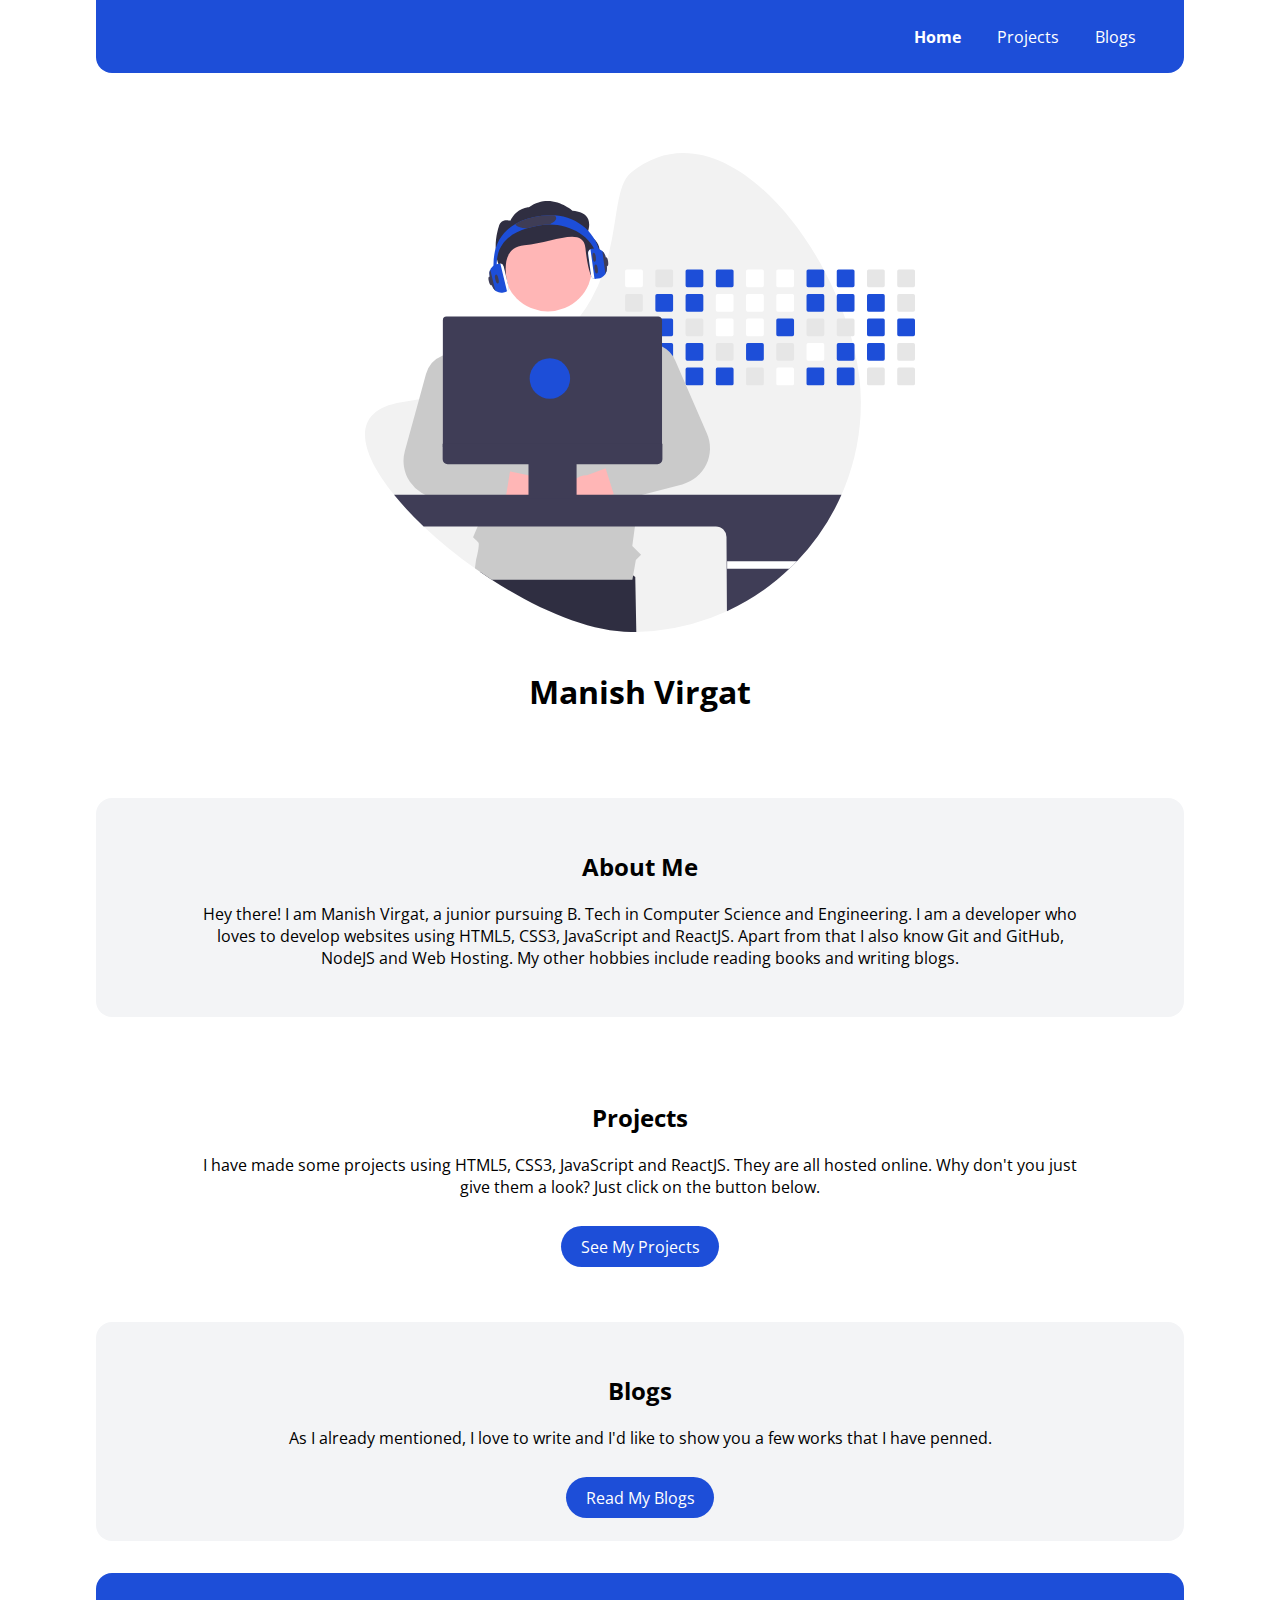
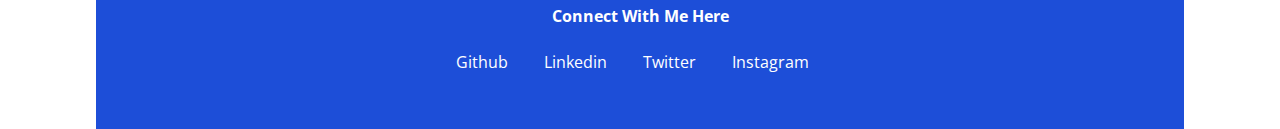
<file: index.html>
<!DOCTYPE html>
<html lang="en">
<head>
    <meta charset="UTF-8">
    <meta http-equiv="X-UA-Compatible" content="IE=edge">
    <meta name="viewport" content="width=device-width, initial-scale=1.0">
    <title>Home | Manish Virgat</title>
    <link rel="stylesheet" href="styles.css">
    
</head>
<body>
    <nav class = "navigation container">
        <div class= "nav-brand"></div>
        <ul class = "list-non-bullet nav-pills">
            <li class = "list-item-inline">
                <a href="index.html" class="link link-active">Home</a> 
            </li>
            <li class = "list-item-inline">
                <a href="projects.html" class="link">Projects</a>
            </li>
            <li class = "list-item-inline">
                <a href="blogs.html" class="link">Blogs</a>
            </li>
        </ul>
    </nav>
    <header class= "head">
        <img src="images/developer.svg" alt="Image" class="head-image">
        <h1 class="heading">Manish Virgat</h1>
    </header>

    <section class="section off-white">
        <div class="container container-center">
            <h2>About Me</h2>
            <p>Hey there! I am Manish Virgat, a junior pursuing B. Tech in Computer Science and Engineering. I am a developer who loves to develop websites using HTML5, CSS3, JavaScript and ReactJS. Apart from that I also know Git and GitHub, NodeJS and Web Hosting. My other hobbies include reading books and writing blogs.</p>
        </div>
    </section>

    <section class="section">
        <div class="container container-center">
            <h2>Projects</h2>
            <p>I have made some projects using HTML5, CSS3, JavaScript and ReactJS. They are all hosted online. Why don't you just give them a look? Just click on the button below.</p>
            <br>
            <a class="link primary-link" href="/projects.html">See My Projects</a>
        </div>
    </section>

    <section class="section off-white">
        <div class="container container-center">
            <h2>Blogs</h2>
            <p>
                As I already mentioned, I love to write and I'd like to show you a few works that I have penned.
            </p>
            <br>
            <a class="link primary-link" href="/blogs.html">Read My Blogs</a>
        </div>
    </section>

    <footer class="footer container">
        <div><strong>Connect With Me Here</strong></div>
        <ul class="link social-links list-non-bullet">
            <li class="list-item-inline"> <a class="link" href="https://github.com/manish-virgat">Github</a></li>
            <li class="list-item-inline"> <a class="link" href="https://www.linkedin.com/in/manishvirgat/">Linkedin</a></li>
            <li class="list-item-inline"> <a class="link" href="https://twitter.com/manish_virgat">Twitter</a></li>
            <li class="list-item-inline"> <a class="link" href="https://www.instagram.com/the.m.virgat/">Instagram</a></li>
        </ul>
    </footer>
</body>
</html>
</file>
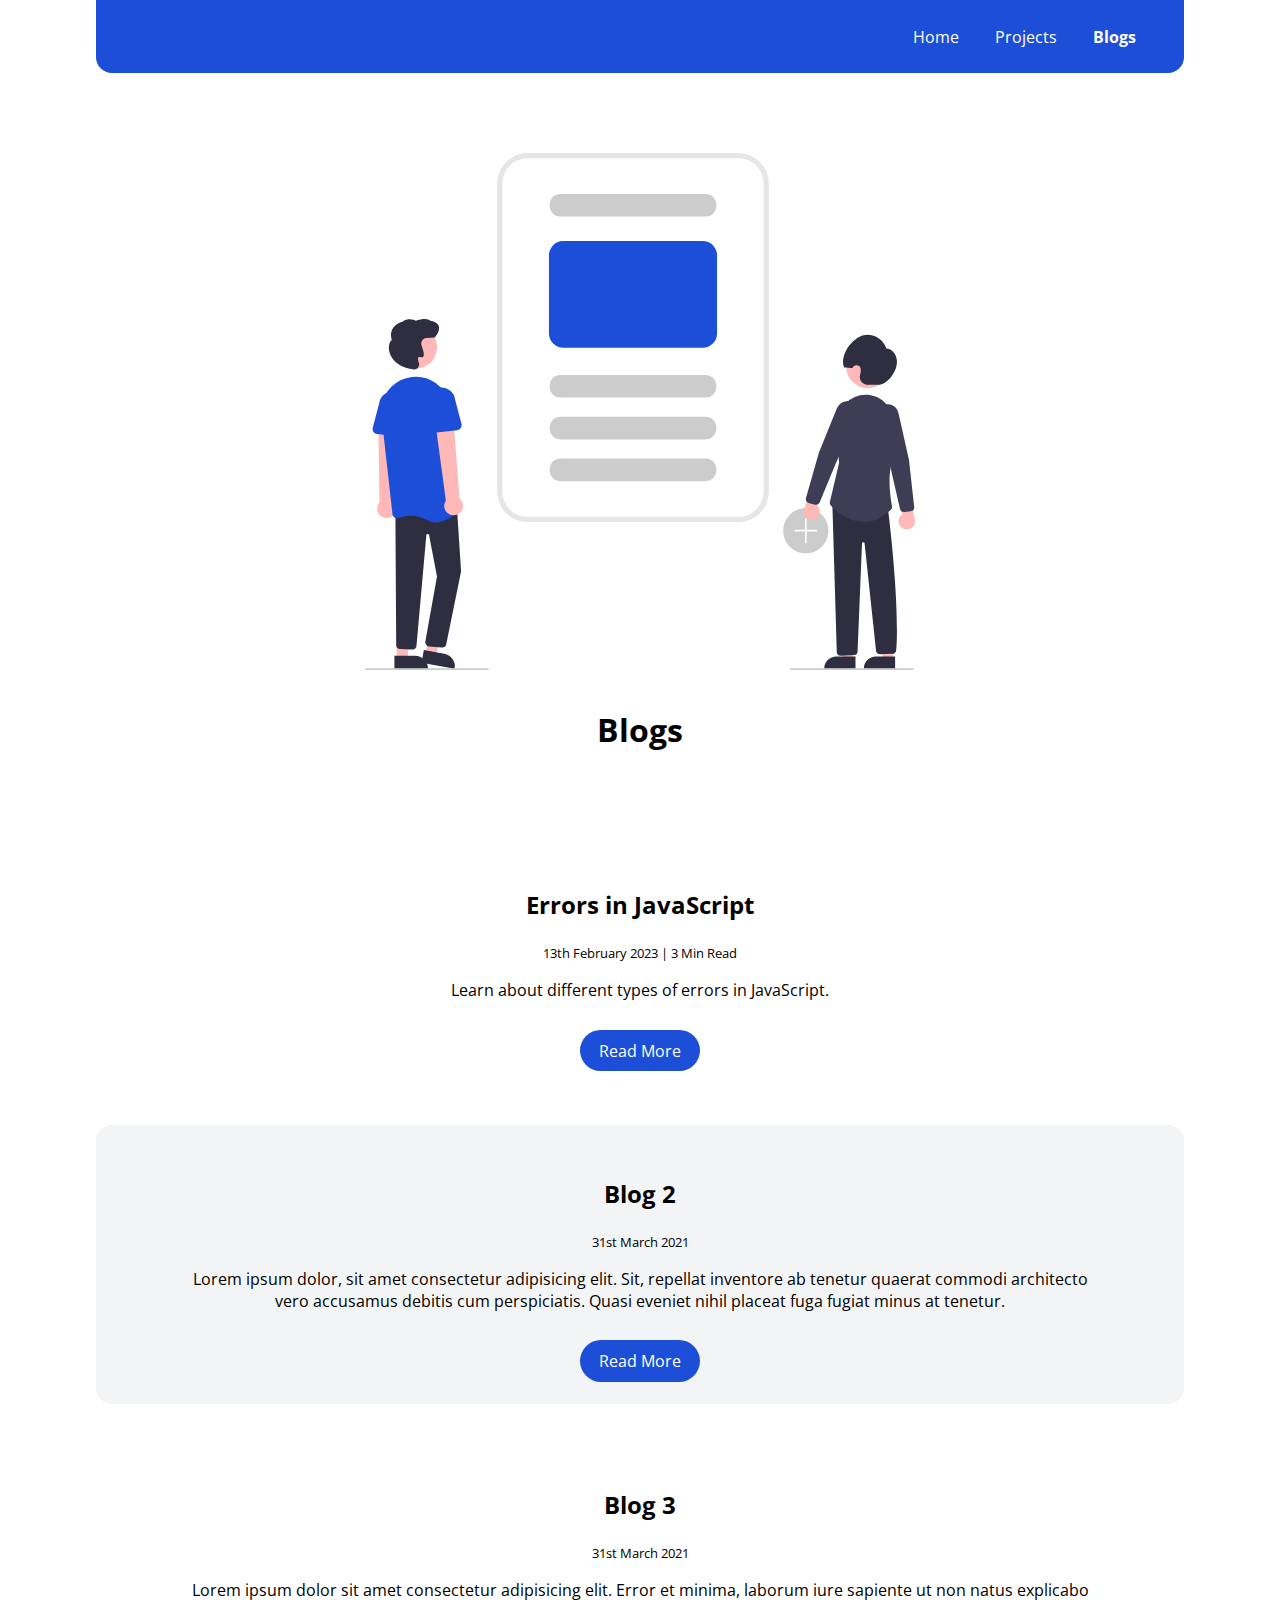
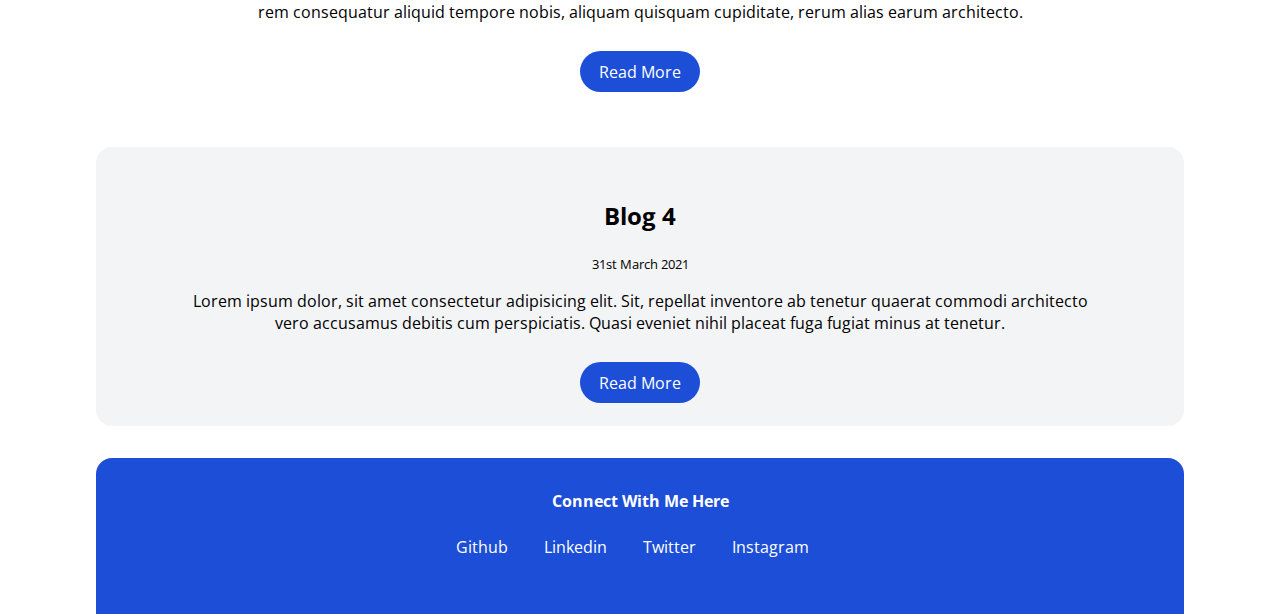
<file: blogs.html>
<!DOCTYPE html>
<html lang="en">
<head>
    <meta charset="UTF-8">
    <meta http-equiv="X-UA-Compatible" content="IE=edge">
    <meta name="viewport" content="width=device-width, initial-scale=1.0">
    <title>Blogs | Manish Virgat</title>
    <link rel="stylesheet" href="styles.css">
</head>
<body>
    <nav class = "navigation container">
        <div class= "nav-brand"></div>
        <ul class = "list-non-bullet nav-pills">
            <li class = "list-item-inline">
                <a href="index.html" class="link">Home</a> 
            </li>
            <li class = "list-item-inline">
                <a href="projects.html" class="link">Projects</a>
            </li>
            <li class = "list-item-inline">
                <a href="blogs.html" class="link link-active">Blogs</a>
            </li>
        </ul>
    </nav>
    <header class= "head">
        <img src="images/blog.svg" alt="Image" class="head-image">
        <h1 class="heading">Blogs</h1>
    </header>

    <section class="section">
        <div class="container container-center">
            <h2>Errors in JavaScript</h2>
            <small>13th February 2023 | 3 Min Read</small>
            <p>Learn about different types of errors in JavaScript.</p>
            <br>
            <a href="https://medium.com/@manish.virgat/errors-in-javascript-a7cae79f0465" class="link primary-link">Read More</a>
        </div>
    </section>

    <section class="section off-white">
        <div class="container container-center">
            <h2>Blog 2</h2>
            <small>31st March 2021</small>
            <p>Lorem ipsum dolor, sit amet consectetur adipisicing elit. Sit, repellat inventore ab tenetur quaerat commodi architecto vero accusamus debitis cum perspiciatis. Quasi eveniet nihil placeat fuga fugiat minus at tenetur.</p>
            <br>
            <a href="/blog2.html" class="link primary-link">Read More</a>
        </div>
    </section>

    <section class="section">
        <div class="container container-center">
            <h2>Blog 3</h2>
            <small>31st March 2021</small>
            <p>Lorem ipsum dolor sit amet consectetur adipisicing elit. Error et minima, laborum iure sapiente ut non natus explicabo rem consequatur aliquid tempore nobis, aliquam quisquam cupiditate, rerum alias earum architecto.</p>
            <br>
            <a href="/" class="link primary-link">Read More</a>
        </div>
    </section>

    <section class="section off-white">
        <div class="container container-center">
            <h2>Blog 4</h2>
            <small>31st March 2021</small>
            <p>Lorem ipsum dolor, sit amet consectetur adipisicing elit. Sit, repellat inventore ab tenetur quaerat commodi architecto vero accusamus debitis cum perspiciatis. Quasi eveniet nihil placeat fuga fugiat minus at tenetur.</p>
            <br>
            <a href="/" class="link primary-link">Read More</a>
        </div>
    </section>

    <footer class="footer container">
        <div><strong>Connect With Me Here</strong></div>
        <ul class="link social-links list-non-bullet">
            <li class="list-item-inline"> <a class="link" href="https://github.com/manish-virgat">Github</a></li>
            <li class="list-item-inline"> <a class="link" href="https://www.linkedin.com/in/manishvirgat/">Linkedin</a></li>
            <li class="list-item-inline"> <a class="link" href="https://twitter.com/manish_virgat">Twitter</a></li>
            <li class="list-item-inline"> <a class="link" href="https://www.instagram.com/the.m.virgat/">Instagram</a></li>
        </ul>
    </footer>
</body>
</html>
</file>
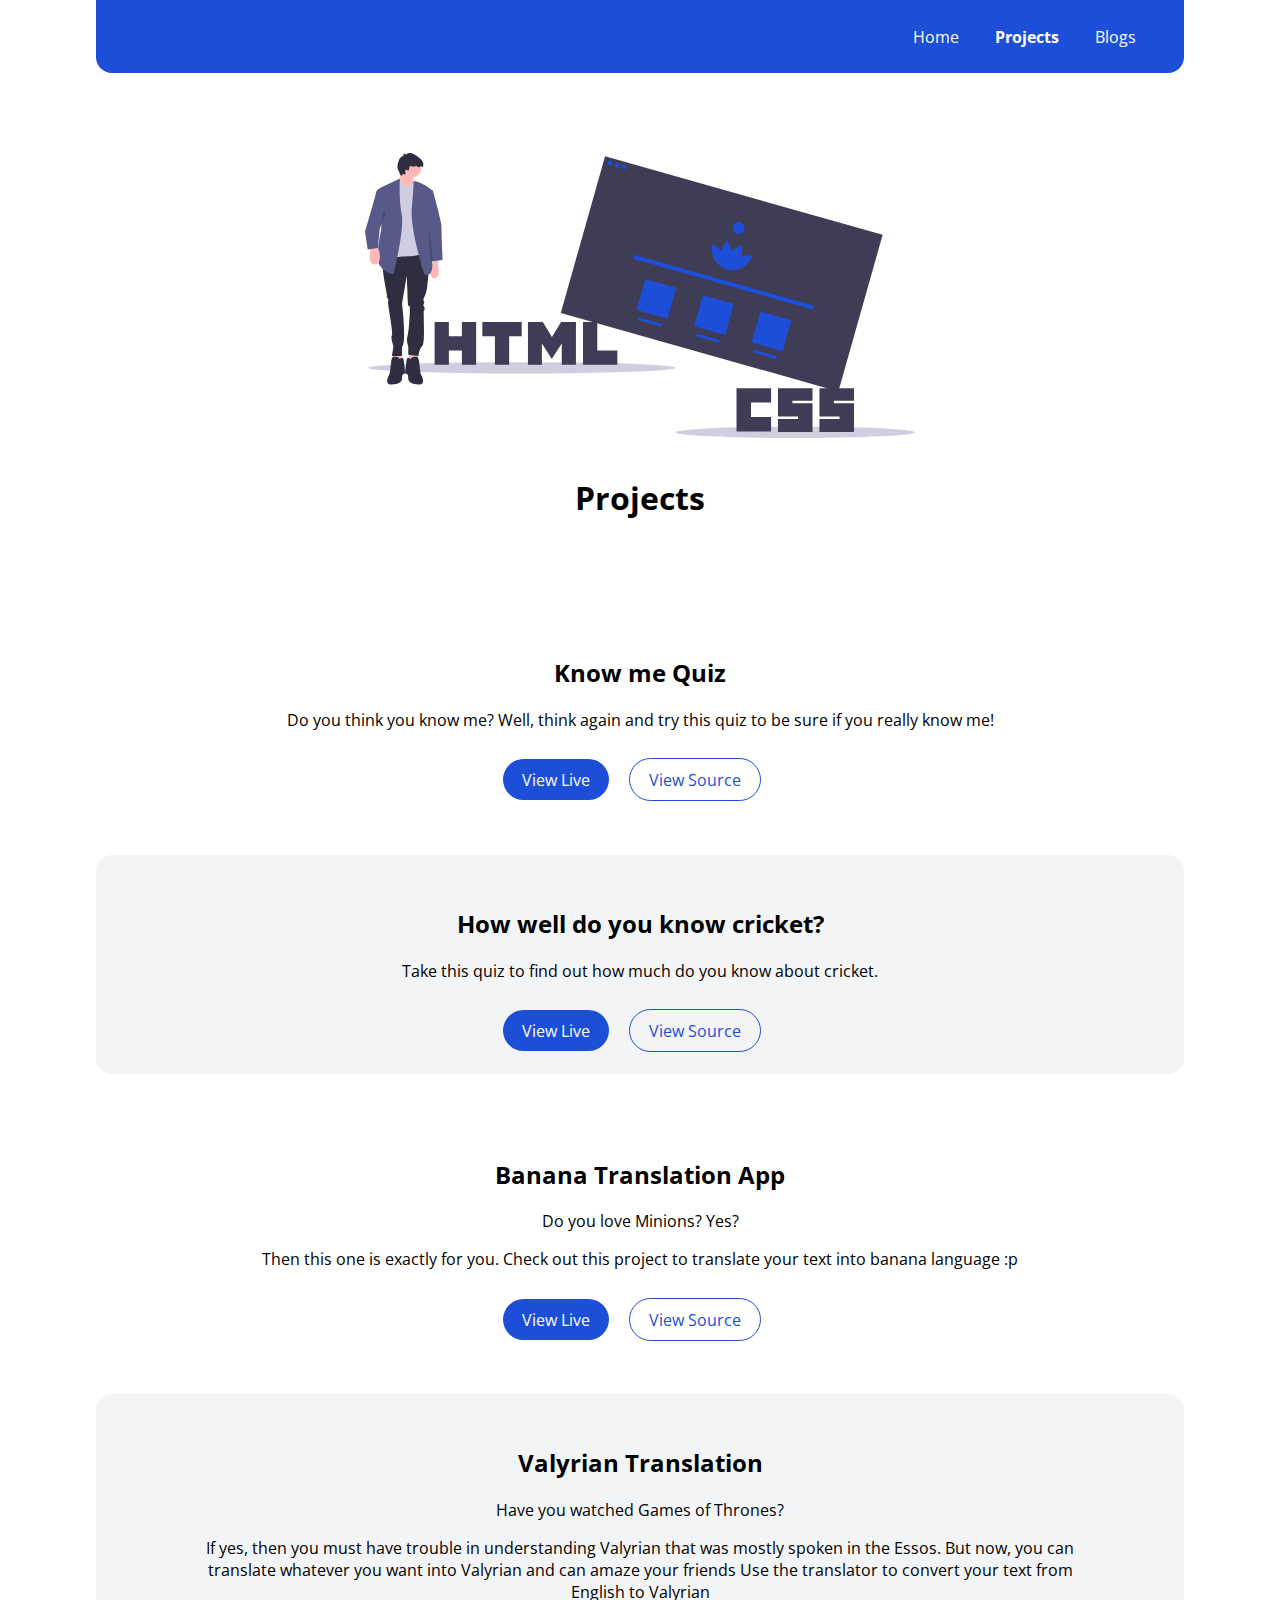
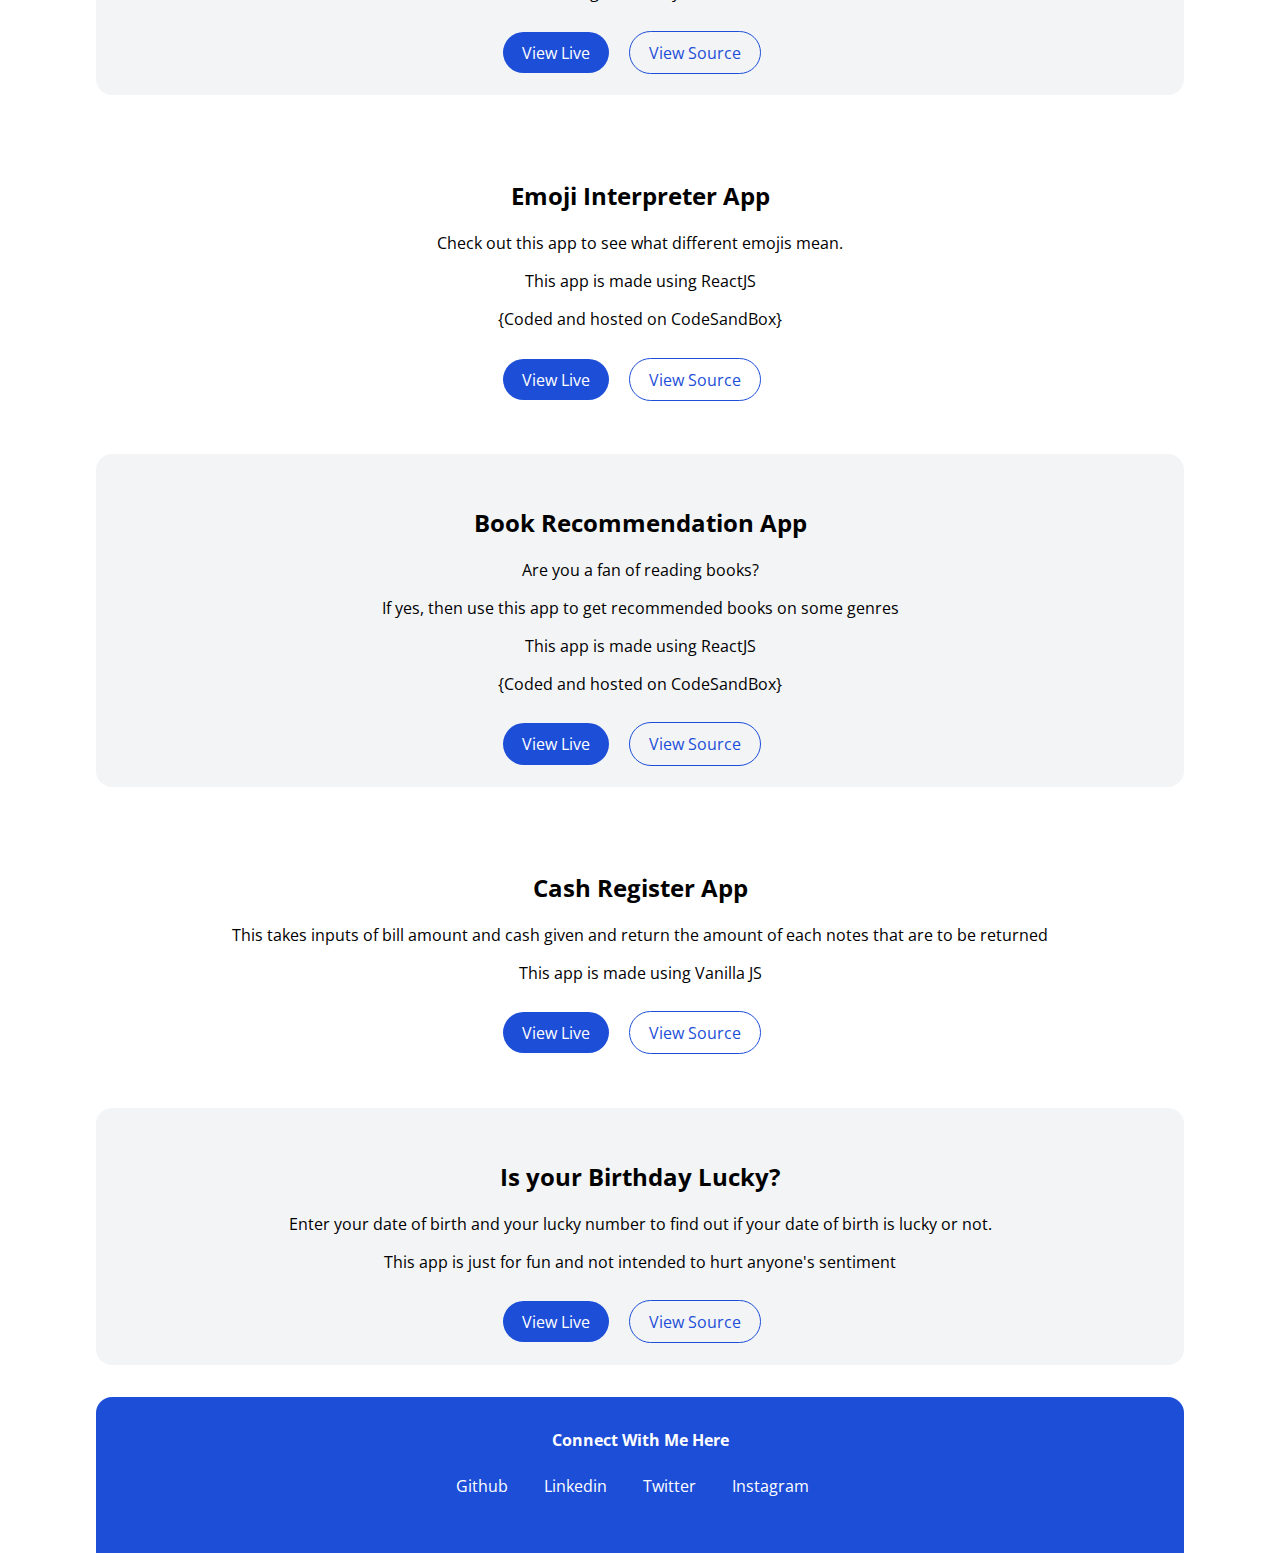
<file: projects.html>
<!DOCTYPE html>
<html lang="en">
<head>
    <meta charset="UTF-8">
    <meta http-equiv="X-UA-Compatible" content="IE=edge">
    <meta name="viewport" content="width=device-width, initial-scale=1.0">
    <title>Projects | Manish Virgat</title>
    <link rel="stylesheet" href="styles.css">
</head>
<body>
    <nav class = "navigation container">
        <div class= "nav-brand"></div>
        <ul class = "list-non-bullet nav-pills">
            <li class = "list-item-inline">
                <a href="index.html" class="link">Home</a> 
            </li>
            <li class = "list-item-inline">
                <a href="projects.html" class="link link-active">Projects</a>
            </li>
            <li class = "list-item-inline">
                <a href="blogs.html" class="link">Blogs</a>
            </li>
        </ul>
    </nav>
    <header class= "head">
        <img src="images/project.svg" alt="Image" class="head-image">
        <h1 class="heading">Projects</h1>
    </header>

    <section class="section">
        <div class="container container-center">
            <h2>Know me Quiz</h2>
            <p>Do you think you know me? Well, think again and try this quiz to be sure if you really know me!</p>
            <br>
            <a href="https://replit.com/@virgat/KnowAboutMe#index.js" class="link primary-link">View Live</a>
            <a href="https://github.com/manish-virgat/do-you-know-me" class="link secondary-link">View Source</a>
        </div>
    </section>

    <section class="section off-white">
        <div class="container container-center">
            <h2>How well do you know cricket?</h2>
            <p>Take this quiz to find out how much do you know about cricket. </p>
            <br>
            <a href="https://replit.com/@virgat/Cricket-Quiz#index.js" class="link primary-link">View Live</a>
            <a href="https://github.com/manish-virgat/cricket-quiz" class="link secondary-link">View Source</a>
        </div>
    </section>
    
    <section class="section">
        <div class="container container-center">
            <h2>Banana Translation App</h2>
            <p>Do you love Minions? Yes? </p>
            <p>Then this one is exactly for you. Check out this project to translate your text into banana language :p</p>
            <br>
            <a href="https://banana-translate-manish-virgat.netlify.app/" class="link primary-link">View Live</a>
            <a href="https://github.com/manish-virgat/banana-speak-neog" class="link secondary-link">View Source</a>
        </div>
    </section>

    <section class="section off-white">
        <div class="container container-center">
            <h2>Valyrian Translation</h2>
            <p>Have you watched Games of Thrones?</p>
                If yes, then you must have trouble in understanding Valyrian that was mostly spoken in the Essos. But now, you can translate whatever you want into Valyrian and can amaze your friends
                Use the translator to convert your text from English to Valyrian</p>
            <br>
            <a href="https://valyrian-translation-manish-virgat.netlify.app/" class="link primary-link">View Live</a>
            <a href="https://github.com/manish-virgat/valyrian-translate" class="link secondary-link">View Source</a>
        </div>
    </section>

    <section class="section">
        <div class="container container-center">
            <h2>Emoji Interpreter App</h2>
            <p>Check out this app to see what different emojis mean. </p>
            <p> This app is made using ReactJS</p>
            <p>{Coded and hosted on CodeSandBox}</p>
            <br>
            <a href="https://x38lmj.csb.app/" class="link primary-link">View Live</a>
            <a href="https://github.com/manish-virgat/emoji-interpreter-app" class="link secondary-link">View Source</a>
        </div>
    </section>

    <section class="section off-white">
        <div class="container container-center">
            <h2>Book Recommendation App</h2>
            <p>Are you a fan of reading books?</p>
            <p>If yes, then use this app to get recommended books on some genres</p>
            <p> This app is made using ReactJS</p>
            <p>{Coded and hosted on CodeSandBox}</p>
            <br>
            <a href="https://4klxq4.csb.app/" class="link primary-link">View Live</a>
            <a href="https://github.com/manish-virgat/book-recommendation-app" class="link secondary-link">View Source</a>
        </div>
    </section>

    <section class="section">
        <div class="container container-center">
            <h2>Cash Register App</h2>
            <p>This takes inputs of bill amount and cash given and return the amount of each notes that are to be returned</p>
            <p>This app is made using Vanilla JS</p>
            <br>
            <a href="https://cash-register-manish-virgat.netlify.app/" class="link primary-link">View Live</a>
            <a href="https://github.com/manish-virgat/cash-register" class="link secondary-link">View Source</a>
        </div>
    </section>

    <section class="section off-white">
        <div class="container container-center">
            <h2>Is your Birthday Lucky?</h2>
            <p>Enter your date of birth and your lucky number to find out if your
                date of birth is lucky or not.</p>
                <p>This app is just for fun and not intended to hurt anyone's sentiment</p>
            <br>
            <a href="https://luckydob-manishvirgat.netlify.app/" class="link primary-link">View Live</a>
            <a href="https://github.com/manish-virgat/is-your-birthday-lucky" class="link secondary-link">View Source</a>
        </div>
    </section>

    <footer class="footer container">
        <div><strong>Connect With Me Here</strong></div>
        <ul class="link social-links list-non-bullet">
            <li class="list-item-inline"> <a class="link" href="https://github.com/manish-virgat">Github</a></li>
            <li class="list-item-inline"> <a class="link" href="https://www.linkedin.com/in/manishvirgat/">Linkedin</a></li>
            <li class="list-item-inline"> <a class="link" href="https://twitter.com/manish_virgat">Twitter</a></li>
            <li class="list-item-inline"> <a class="link" href="https://www.instagram.com/the.m.virgat/">Instagram</a></li>
        </ul>
    </footer>
</body>
</html>
</file>
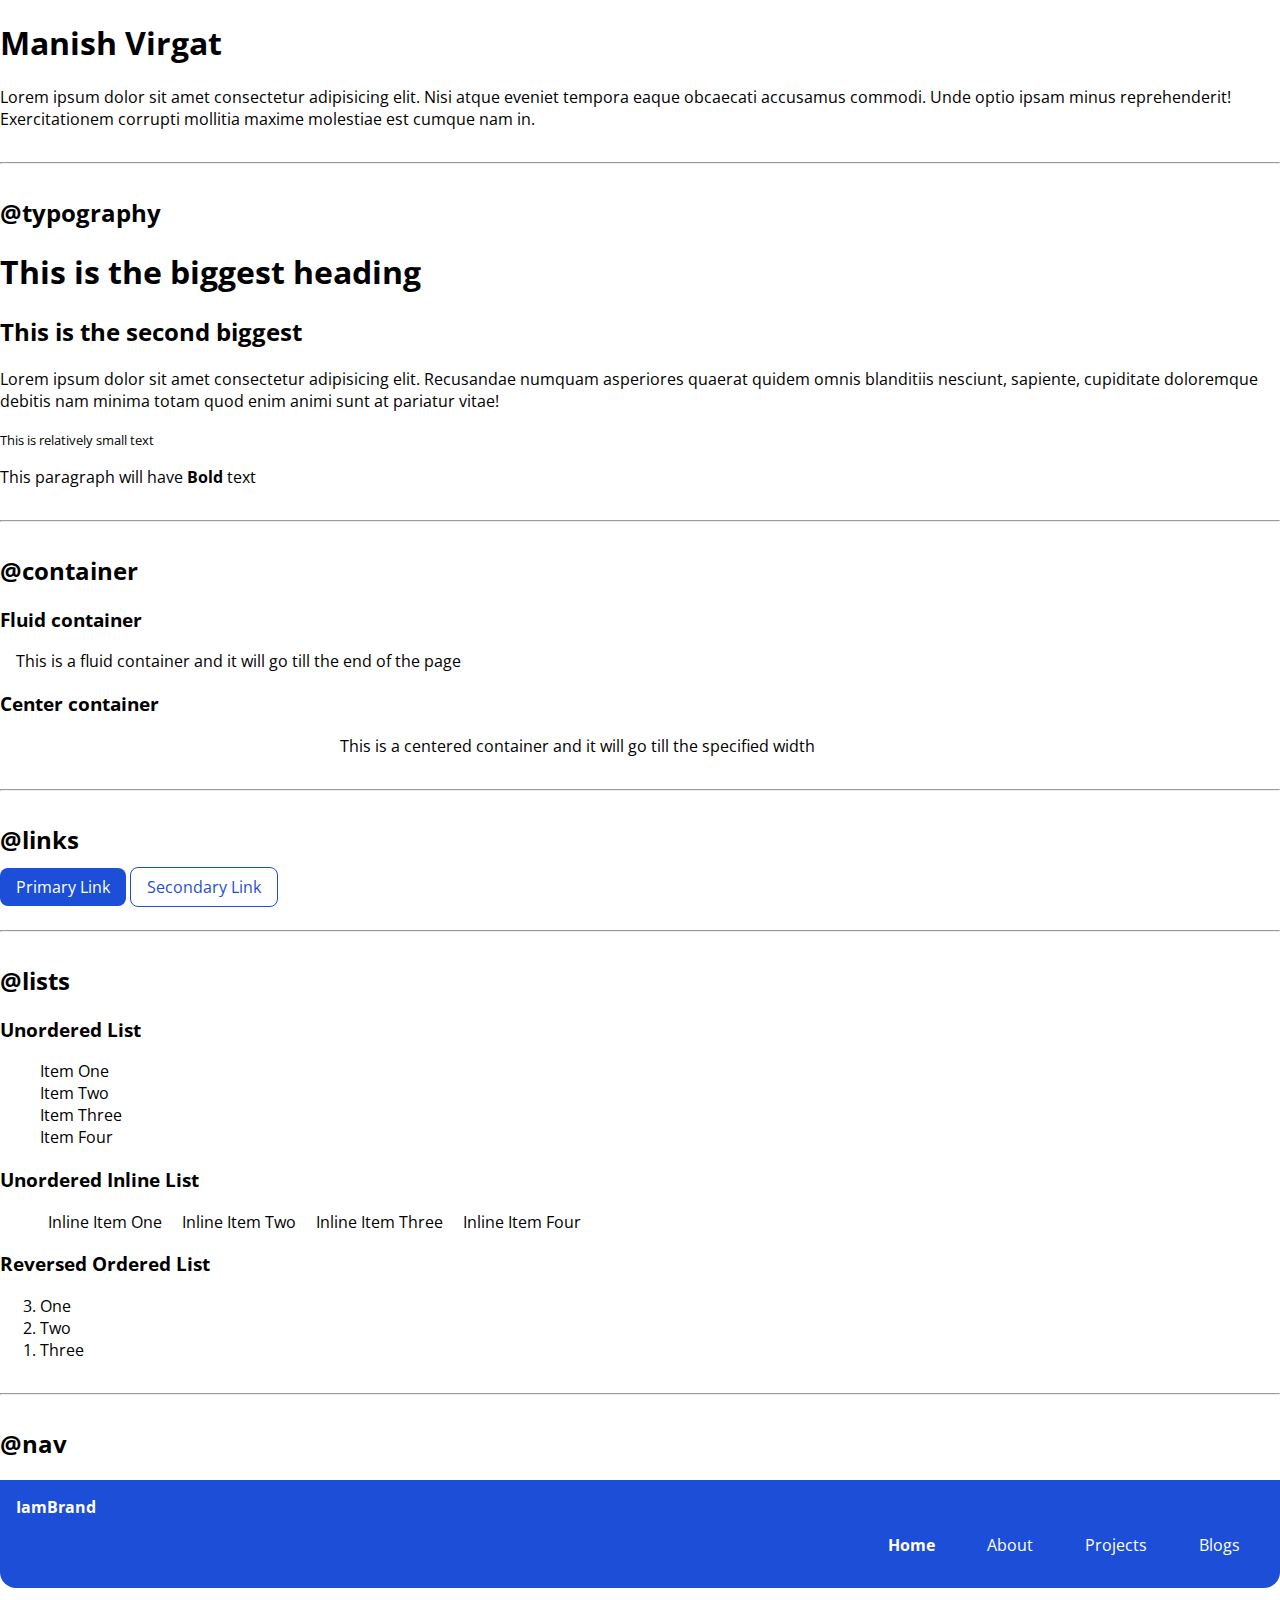
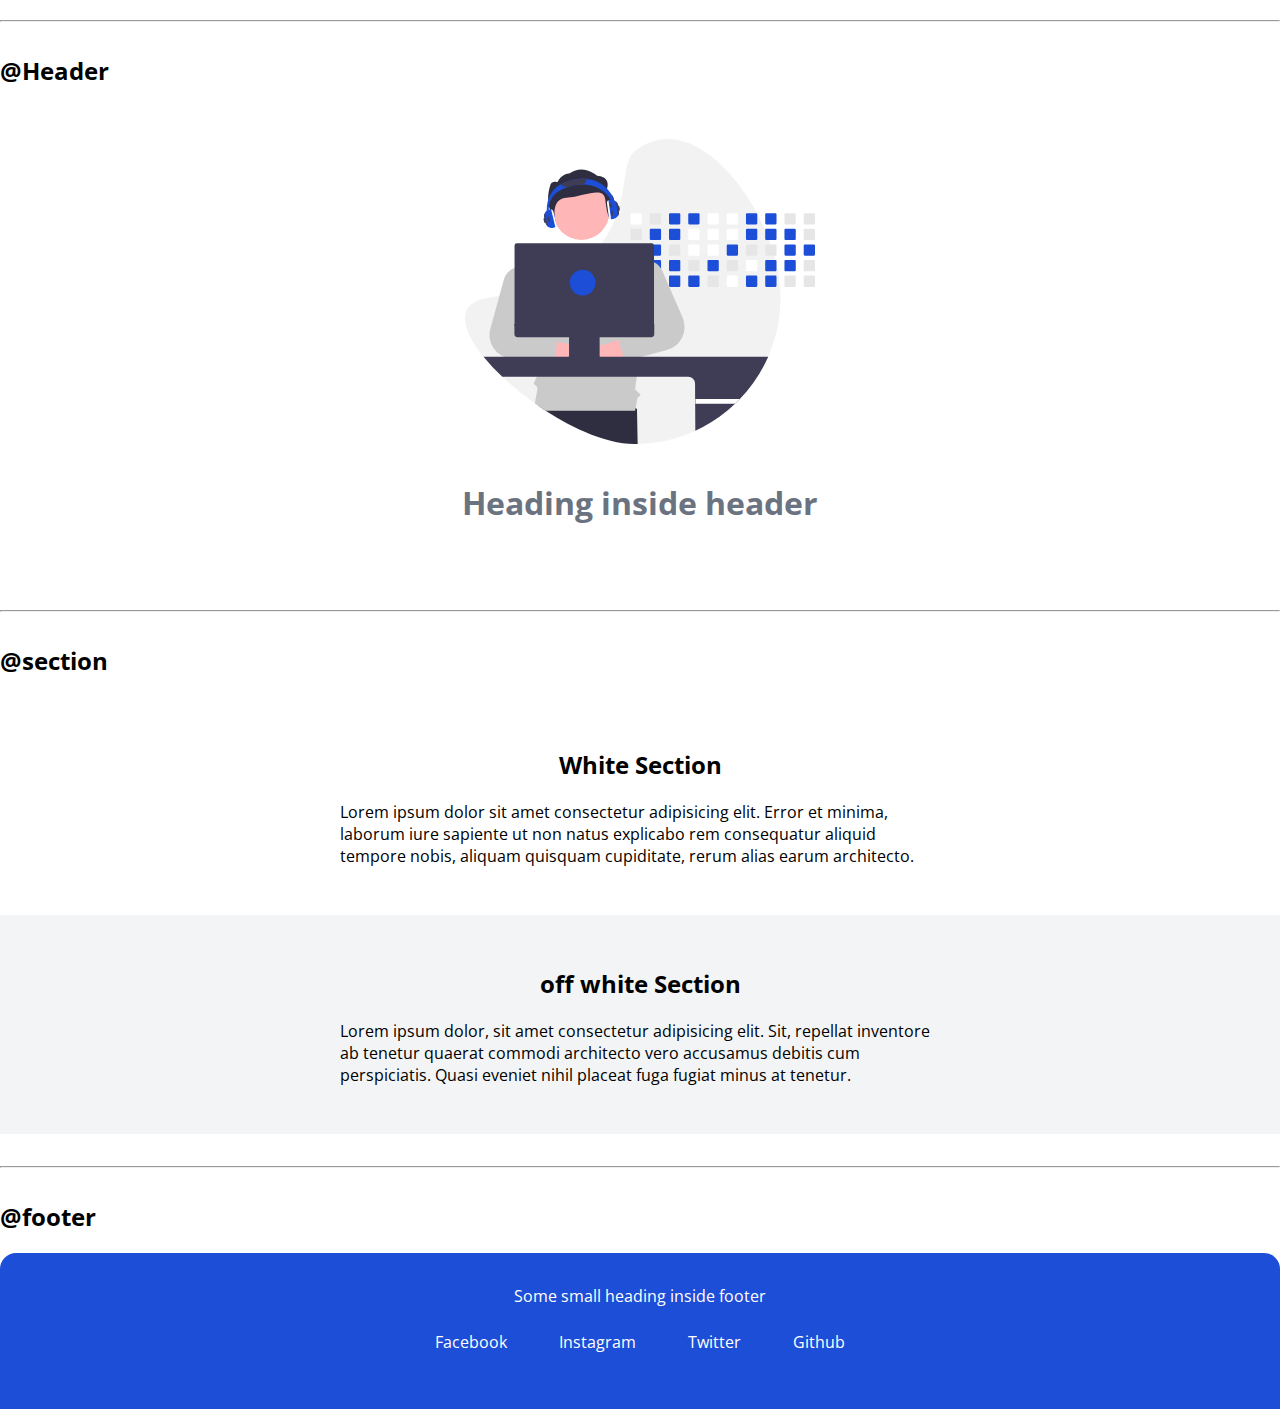
<file: lib/Components/components.html>
<!DOCTYPE html>
<html lang="en">

<head>
    <meta charset="UTF-8">
    <meta http-equiv="X-UA-Compatible" content="IE=edge">
    <meta name="viewport" content="width=device-width, initial-scale=1.0">
    <title>Manish Virgat | Home</title>
    <link rel="stylesheet" href="style.css">
</head>

<body>
    <h1>Manish Virgat</h1>
    <p>Lorem ipsum dolor sit amet consectetur adipisicing elit. Nisi atque eveniet tempora eaque obcaecati accusamus
        commodi. Unde optio ipsam minus reprehenderit! Exercitationem corrupti mollitia maxime molestiae est cumque nam
        in.</p>

    <hr>

    <h2>@typography</h2>

    <h1>This is the biggest heading</h1>
    <h2>This is the second biggest</h2>
    <p>Lorem ipsum dolor sit amet consectetur adipisicing elit. Recusandae numquam asperiores quaerat quidem omnis
        blanditiis nesciunt, sapiente, cupiditate doloremque debitis nam minima totam quod enim animi sunt at pariatur
        vitae!</p>
    <small>This is relatively small text</small>
    <p>
        This paragraph will have <strong>Bold</strong> text
    </p>


    <hr>

    <h2>@container</h2>

    <h3>Fluid container</h3>
    <div class="container container-fluid">This is a fluid container and it will go till the end of the page</div>

    <h3>Center container</h3>
    <div class="container container-center">This is a centered container and it will go till the specified width</div>

    <hr>

    <h2>@links</h2>
    <a href="/" class="link primary-link">Primary Link</a>

    <a href="/" class= "link secondary-link">Secondary Link</a>

    <hr>

    <h2>@lists</h2>
    <h3>Unordered List</h3>

    <ul class="list-non-bullet">
        <li>Item One</li>
        <li>Item Two</li>
        <li>Item Three</li>
        <li>Item Four</li>
    </ul>

    <h3>Unordered Inline List</h3>

    <ul class="non-bullet">
        <li class= "list-item-inline">Inline Item One</li>
        <li class= "list-item-inline">Inline Item Two</li>
        <li class= "list-item-inline">Inline Item Three</li>
        <li class= "list-item-inline">Inline Item Four</li>
    </ul>

    <h3>Reversed Ordered List</h3>
    <ol reversed>
        <li>One</li>
        <li>Two</li>
        <li>Three</li>
    </ol>

    <hr>

    <h2>@nav</h2>

    <nav class = "navigation container">
        <div class= "nav-brand">IamBrand</div>
        <ul class = "list-non-bullet nav-pills">
            <li class = "list-item-inline">
                <a href="/" class="link link-active">Home</a>
            </li>
            <li class = "list-item-inline">
                <a href="/" class="link">About</a>
            </li>
            <li class = "list-item-inline">
                <a href="/" class="link">Projects</a>
            </li>
            <li class = "list-item-inline">
                <a href="/" class="link">Blogs</a>
            </li>
        </ul>
    </nav>

    <hr>

    <h2>@Header</h2>

    <header class= "head">
        <img src="images/developer.svg" alt="Image" class="head-image">
        <h1 class="heading">Heading inside header</h1>
    </header>

    <hr>

    <h2>@section</h2>
    <section class="section">
        <div class="container container-center">
            <h2>White Section</h2>
            <p>Lorem ipsum dolor sit amet consectetur adipisicing elit. Error et minima, laborum iure sapiente ut non natus explicabo rem consequatur aliquid tempore nobis, aliquam quisquam cupiditate, rerum alias earum architecto.</p>
        </div>
    </section>
    <section class="section off-white">
        <div class="container container-center">
            <h2>off white Section</h2>
            <p>Lorem ipsum dolor, sit amet consectetur adipisicing elit. Sit, repellat inventore ab tenetur quaerat commodi architecto vero accusamus debitis cum perspiciatis. Quasi eveniet nihil placeat fuga fugiat minus at tenetur.</p>
        </div>
    </section>

    <hr>

    <h2>@footer</h2>
    <footer class="footer container">
        <div class="footer-header">Some small heading inside footer</div>

        <ul class="link social-links list-non-bullet">
            <li class="list-item-inline"> <a class="link" href="/">Facebook</a></li>
            <li class="list-item-inline"> <a class="link" href="/">Instagram</a></li>
            <li class="list-item-inline"> <a class="link" href="/">Twitter</a></li>
            <li class="list-item-inline"> <a class="link" href="/">Github</a></li>
        </ul>
    </footer>


</body>

</html>
</file>
<file: styles.css>
@import url('https://fonts.googleapis.com/css2?family=Open+Sans:wght@400;700&display=swap');

:root{
    --primary-color: #1D4ED8;
    --dark-grey: #6B7280;
    --off-white: #f3f4f6;
}

body{
    font-family: "Open Sans", sans-serif;
    margin: 0px auto;
    max-width: 85%;
    width: 100%;
}

hr {
  margin: 2rem 0rem;
}

.margin-md {
  margin: 2rem;
}

.container {
  padding: 0rem 1rem;
}

.container-center {
  max-width: 900px;
  width: 100%;
  margin: auto;
}

.link {
  box-sizing: border-box;
  text-decoration: none;
  padding: 0.5rem 1rem;
}

.primary-link {
  max-width: 140px;
  padding: 0.6rem 1.2rem;
  background-color: var(--primary-color);
  color: #fff;
  margin: 1rem auto;
  border-radius: 2rem;
}

.secondary-link {
  max-width: 140px;
  margin: 1rem;
  padding: 0.6rem 1.2rem;
  border-radius: 2rem;
  border: 1px solid var(--primary-color);
  color: var(--primary-color);
}

.list-non-bullet {
  list-style: none;
  padding-inline-start: 0px;
}

.list-item-inline {
  display: inline;
  padding: 0rem 0.5rem;
}

.navigation {
  background-color: var(--primary-color);
  color: white;
  padding: 1rem;
  border-bottom-left-radius: 1rem;
  border-bottom-right-radius: 1rem;
}

.navigation .nav-brand {
  font-weight: bold;
}

.nav-brand a {
  text-decoration: none;
  color: inherit;
}

.navigation .nav-pills {
  text-align: right;
  margin: 0.6rem 1rem;
}

.navigation .link {
  color: white;
}

.navigation .link-active {
  font-weight: bold;
}


.head {
  padding: 2rem;
  padding-top: 5rem;
}

.head .head-image {
  max-width: 80%;
  width: 550px;
  display: block;
  margin: auto;
}

.head .heading {
  text-align: center;
  padding-top: 1rem;
  color: var(--dark-gray);
}


.section {
  padding: 2rem;
  margin: 2rem 0;
  border-radius: 1rem;
  text-align: center;
}

.section h2 {
  text-align: center;
}

.off-white {
  background-color: var(--off-white);
}

.footer {
  background-color: var(--primary-color);
  padding: 2rem 1rem;
  text-align: center;
  color: white;
  border-top-right-radius: 1rem;
  border-top-left-radius: 1rem;
}

.footer .link {
  color: white;
}

.footer .footer-header {
  font-weight: bold;
  font-size: large;
}

.footer ul {
  padding-inline-start: 0px;
}

.list-item-inline {
    display: inline;
    padding: 0rem;
}

.container-center {
    width: auto;
}

 .link-primary {
    display: block;
}
</file>
<file: lib/Components/style.css>
@import url('https://fonts.googleapis.com/css2?family=Open+Sans:wght@400;600&display=swap');

:root{
    --primary-color: #1D4ED8;
    --dark-grey: #6B7280;
    --off-white: #f3f4f6;
}

body{
    font-family: 'Open Sans', sans-serif;
    margin: 0px;
}
hr{
    margin: 2rem 0rem;
}
.container{
    padding-left: 1rem;
    padding-right: 1rem;
}

.container-center{
    max-width: 600px;
    margin: auto;
}

.link{
    text-decoration: none;
    padding: 0.5rem 1rem;
}

.primary-link{
    background-color: var(--primary-color);
    border-radius: 0.5rem;
    color: white;
}
.secondary-link{
    color: var(--primary-color);
    border-radius: 0.5rem;
    border: 1px solid var(--primary-color);
}

.list-non-bullet{
    list-style: none;
}

.list-item-inline{
    display: inline;
    padding: 0rem 0.5rem;
}

.navigation{
    background-color: var(--primary-color);
    color: white;
    padding: 1rem;
    border-bottom-left-radius: 1rem;
    border-bottom-right-radius: 1rem;
}
.navigation .nav-pills{
    text-align: right;
}

.navigation .nav-brand{
    font-weight: bold;
}

.navigation .link{
    color: white;
}
.navigation .link-active{
    font-weight: bold;
}
.head{
    padding: 2rem;
}
.head .head-image{
    max-width: 350px;
    display: block;
    margin: auto;
}
.head .heading{
    font-size: 2rem;
    color: var(--dark-grey);
    padding-top: 1rem;
    text-align: center;
}

.section{
    padding: 2rem;
}
.section h2{
    text-align: center;
}

.off-white{
    background-color: var(--off-white);
}

.footer{
    background-color: var(--primary-color);
    padding: 2rem 1rem;
    text-align: center;
    color: white;
    border-top-right-radius: 1rem;
    border-top-left-radius: 1rem;
}

.footer .link{
    color: white;
}
</file>
